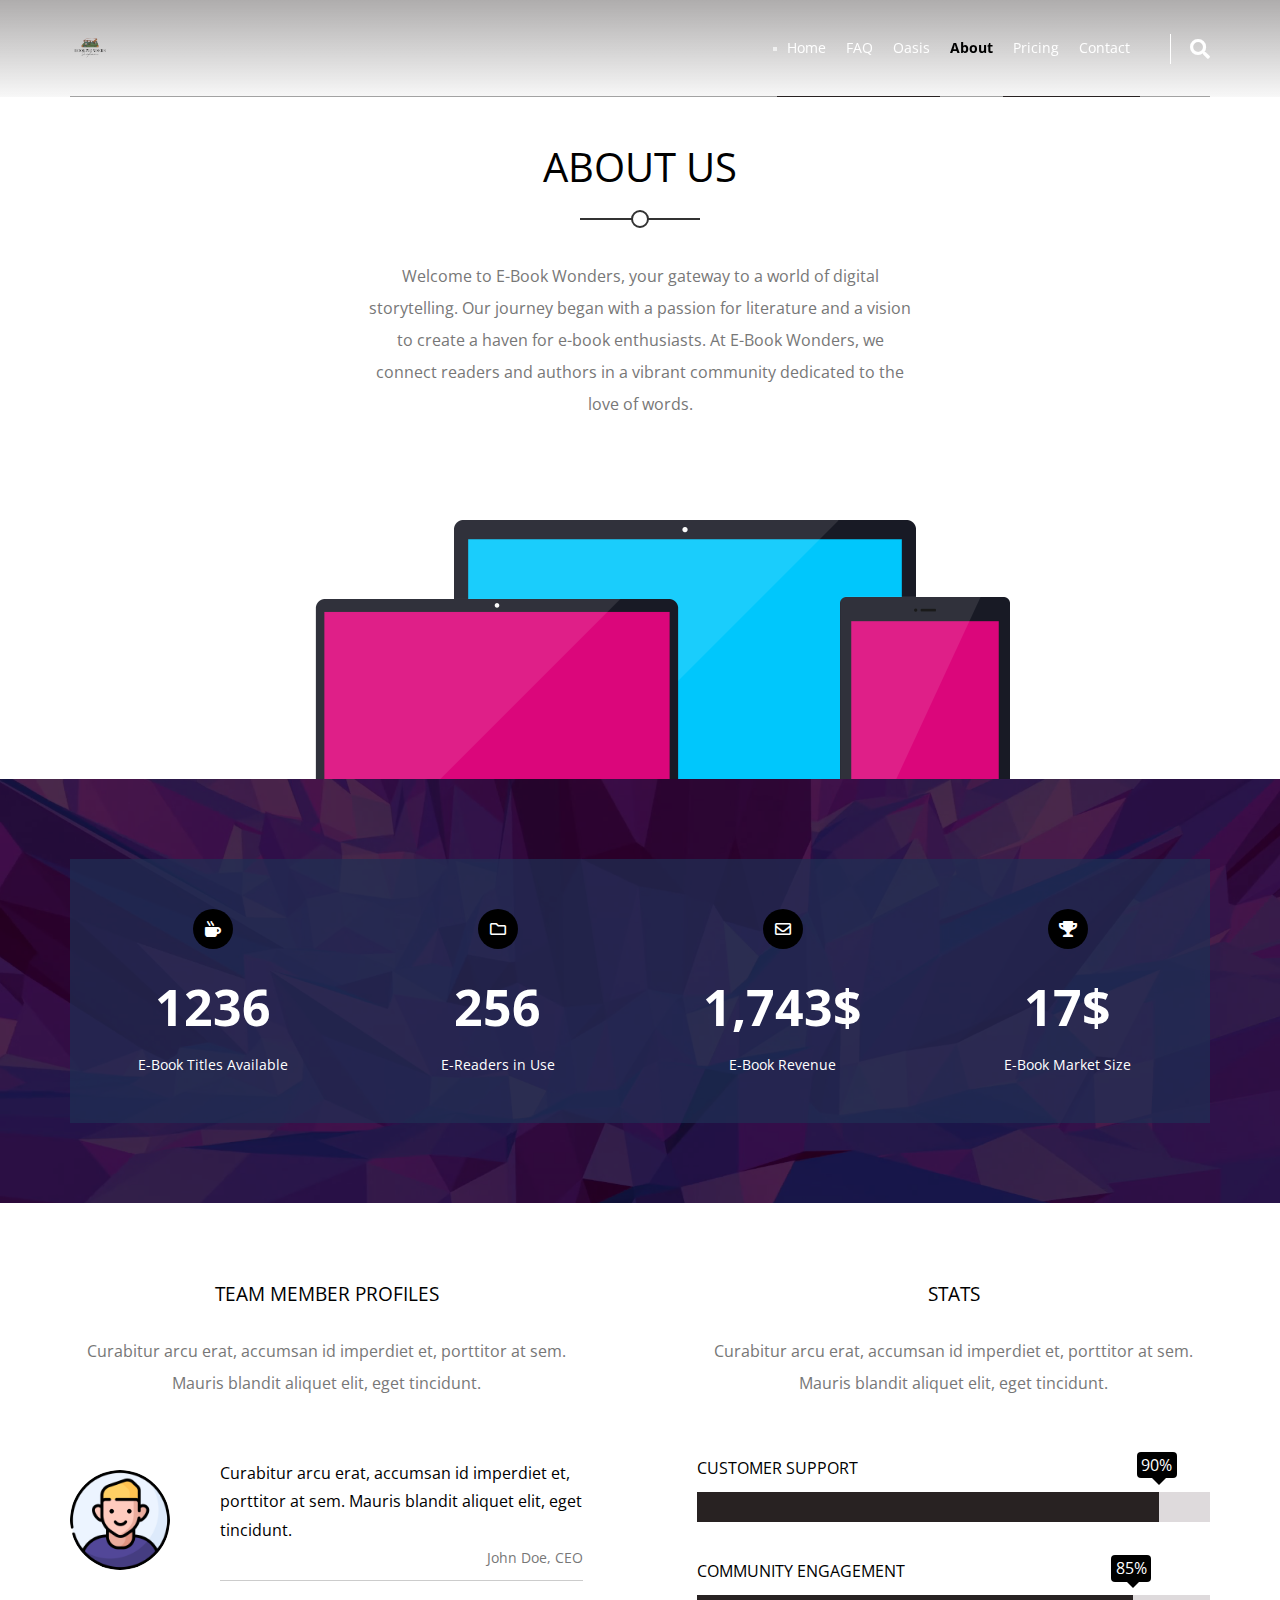
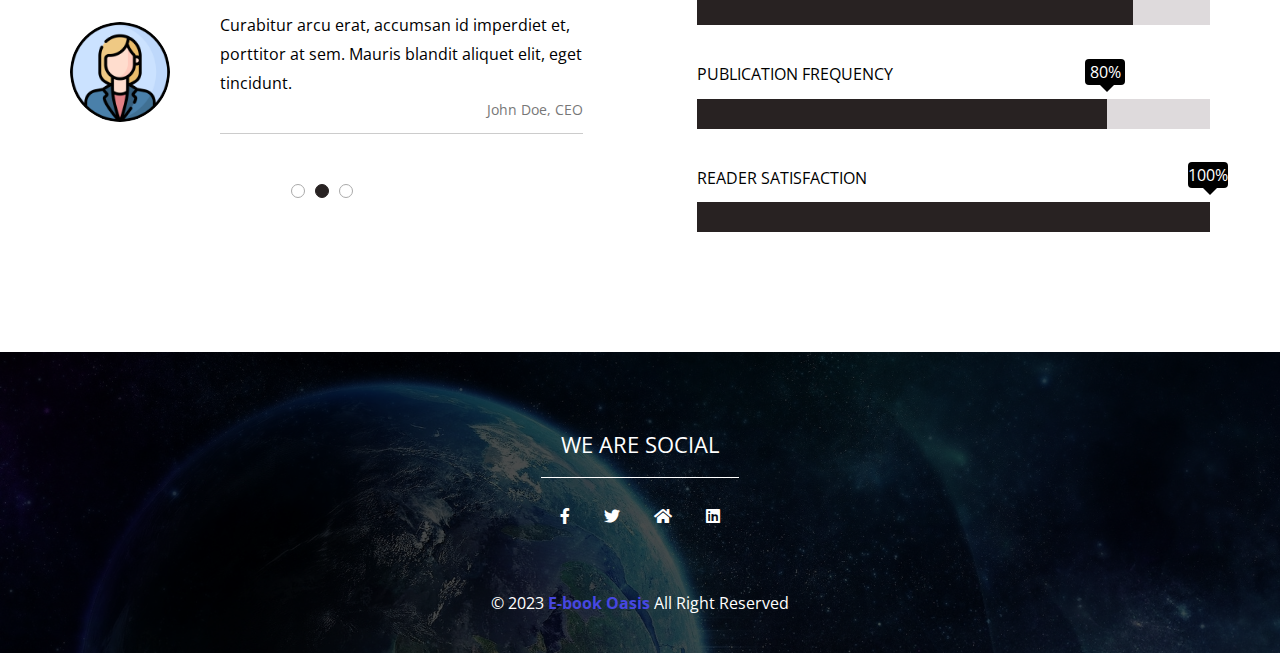
<file: about.html>
<!DOCTYPE html>
<html lang="en">
  <head>
    <meta charset="UTF-8" />
    <meta http-equiv="X-UA-Compatible" content="IE=edge" />
    <meta name="viewport" content="width=device-width, initial-scale=1.0" />
    <title>E-book Oasis</title>
    <link rel="stylesheet" href="css/normalize.css" />
    <link rel="stylesheet" href="css/all.min.css" />
    <link rel="stylesheet" href="css/oasis.css" />
    <link rel="preconnect" href="https://fonts.gstatic.com" />
    <link href="https://fonts.googleapis.com/css2?family=Open+Sans:wght@400;700&display=swap" rel="stylesheet" />
  </head>
  <body>
    <header>
      <div class="container">
        <a href="#" class="logo">
          <img src="images/logo.png" alt="Logo" />
        </a>
        <nav class="navBar">
        
            <button><i class="fas fa-bars toggle-menu"></i></button>
            <div class="links">

              <ul>
                <li><a  class="mark"  href="index.html">Home</a></li>
                <li><a class="mark" href="faq.html">FAQ</a></li>
                <li><a class="mark" href="oasis.html">Oasis</a></li>
                <li><a class="activer" class="mark" href="about.html">About</a></li>
                <li><a class="mark" href="pricing.html">Pricing</a></li>
                <li><a class="mark" href="contact.html">Contact</a></li>
              </ul>
            </div>
          
          <div class="form">
            <i class="fas fa-search"></i>
          </div>
        </nav>
      </div>
    </header>
    <div class="all-ab">
      <div class="about">
        <div class="container">
          <div class="main-heading">
            <h2>About Us</h2>
            <p>
              Welcome to E-Book Wonders, your gateway to a world of digital storytelling. Our journey began with a passion for literature and a vision to create a haven for e-book enthusiasts. At E-Book Wonders, we connect readers and authors in a vibrant community dedicated to the love of words.
            </p>
          </div>
          <img src="images/about.png" alt="" />
        </div>
      </div>
   
      <div class="stats">
        <div class="container">
          <div class="box">
            <i class="fas fa-mug-hot"></i>
            <div class="number">1236</div>
            <p>E-Book Titles Available</p>
          </div>
          <div class="box">
            <i class="far fa-folder"></i>
            <div class="number">256</div>
            <p>E-Readers in Use</p>
          </div>
          <div class="box">
            <i class="far fa-envelope"></i>
            <div class="number">1,743$</div>
            <p>E-Book Revenue</p>
          </div>
          <div class="box">
            <i class="fas fa-trophy"></i>
            <div class="number">17$</div>
            <p>E-Book Market Size</p>
          </div>
        </div>
      </div>
     
      <div class="our-skills">
        <div class="container">
          <div class="testimonials">
            <h3>Team Member Profiles</h3>
            <p>
              Curabitur arcu erat, accumsan id imperdiet et, porttitor at sem. Mauris blandit aliquet elit, eget
              tincidunt.
            </p>
            <div class="content">
              <img src="images/2919906.png" alt="" />
              <div class="text">
                Curabitur arcu erat, accumsan id imperdiet et, porttitor at sem. Mauris blandit aliquet elit, eget
                tincidunt.
                <p>John Doe, CEO</p>
              </div>
            </div>
            <div class="content">
              <img src="images/3135823.png" alt="" />
              <div class="text">
                Curabitur arcu erat, accumsan id imperdiet et, porttitor at sem. Mauris blandit aliquet elit, eget
                tincidunt.
                <p>John Doe, CEO</p>
              </div>
            </div>
            <ul class="bullets">
              <li></li>
              <li class="active"></li>
              <li></li>
            </ul>
          </div>
          <div class="skills">
            <h3>Stats</h3>
            <p>
              Curabitur arcu erat, accumsan id imperdiet et, porttitor at sem. Mauris blandit aliquet elit, eget
              tincidunt.
            </p>
            <div class="prog-holder">
              <h4>Customer Support</h4>
              <div class="prog">
                <span style="width: 90%" data-progress="90%"></span>
              </div>
            </div>
            <div class="prog-holder">
              <h4>Community Engagement</h4>
              <div class="prog">
                <span style="width: 85%" data-progress="85%"></span>
              </div>
            </div>
            <div class="prog-holder">
              <h4>Publication Frequency</h4>
              <div class="prog">
                <span style="width: 80%" data-progress="80%"></span>
              </div>
            </div>
            <div class="prog-holder">
              <h4>Reader Satisfaction</h4>
              <div class="prog">
                <span style="width: 100%" data-progress="100%"></span>
              </div>
            </div>
          </div>
        </div>
      </div>

    </div>
  
    
    <div class="footer">
      <div class="container">
        <p>We Are Social</p>
        <div class="social-icons">
          <i class="fab fa-facebook-f"></i>
          <i class="fab fa-twitter"></i>
          <i class="fas fa-home"></i>
          <i class="fab fa-linkedin"></i>
        </div>
        <p class="copyright">&copy; 2023 <span style="color: rgb(71, 71, 225);">E-book Oasis</span> All Right Reserved</p>

      </div>
    </div>
    <script src="main.js"></script>

  </body>
</html>
</file>
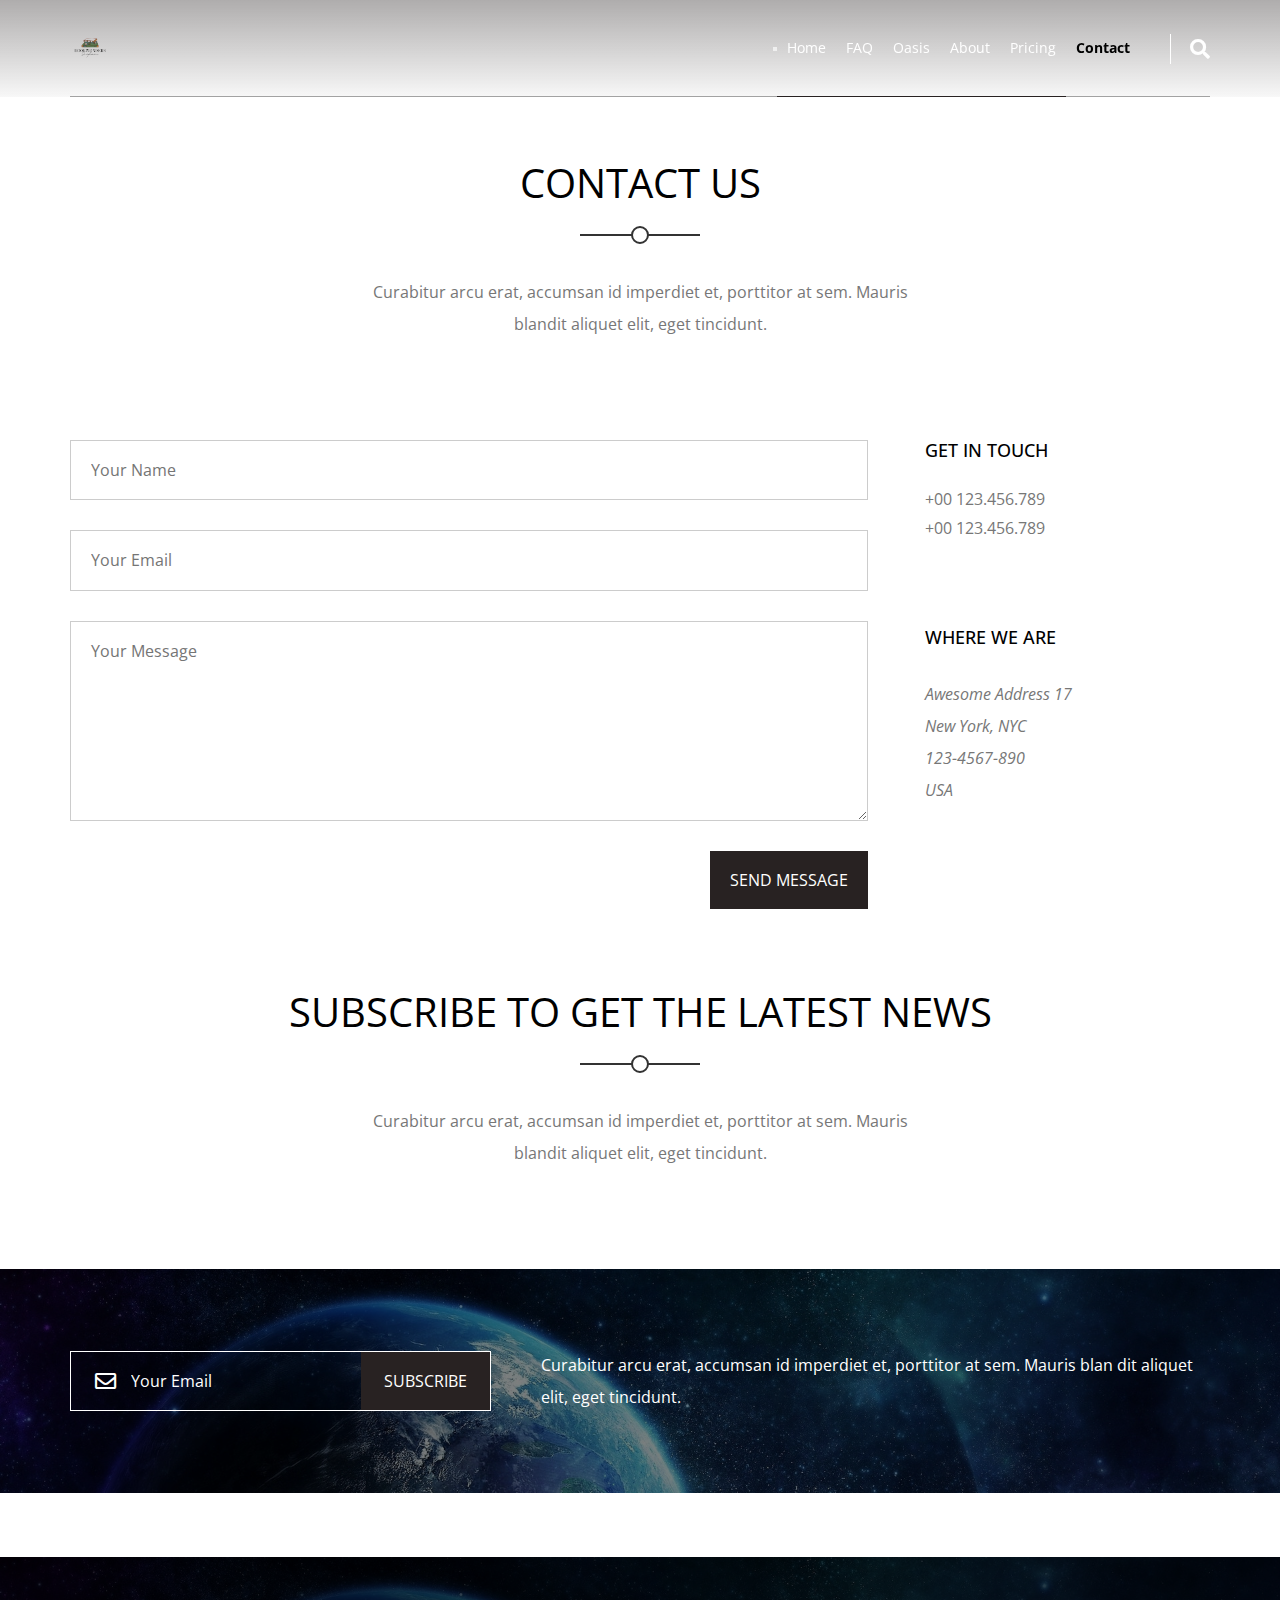
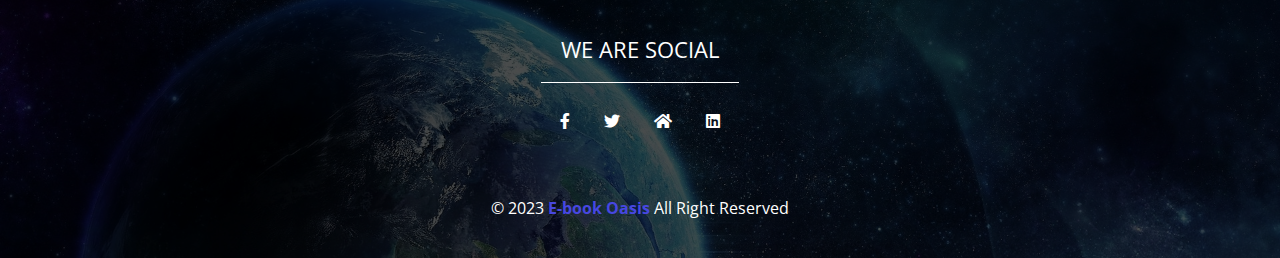
<file: contact.html>
<!DOCTYPE html>
<html lang="en">
  <head>
    <meta charset="UTF-8" />
    <meta http-equiv="X-UA-Compatible" content="IE=edge" />
    <meta name="viewport" content="width=device-width, initial-scale=1.0" />
    <title>E-book Oasis</title>
    <link rel="stylesheet" href="css/normalize.css" />
    <link rel="stylesheet" href="css/all.min.css" />
 
    <link rel="stylesheet" href="css/oasis.css" />
 
    <link rel="preconnect" href="https://fonts.gstatic.com" />
    <link href="https://fonts.googleapis.com/css2?family=Open+Sans:wght@400;700&display=swap" rel="stylesheet" />
  </head>
  <body>
    
    <header>
      <div class="container">
        <a href="#" class="logo">
          <img src="images/logo.png" alt="Logo" />
        </a>
        <nav class="navBar">
        
            <button><i class="fas fa-bars toggle-menu"></i></button>
            <div class="links">

              <ul>
                <li><a  class="mark"  href="index.html">Home</a></li>
                <li><a class="mark" href="faq.html">FAQ</a></li>
                <li><a class="mark" href="oasis.html">Oasis</a></li>
                <li><a  class="mark" href="about.html">About</a></li>
                <li><a class="mark" href="pricing.html">Pricing</a></li>
                <li><a class="activer" class="mark" href="contact.html">Contact</a></li>
              </ul>
            </div>
          
          <div class="form">
            <i class="fas fa-search"></i>
          </div>
        </nav>
      </div>
    </header>
  
  
    <div class="contact">
      <div class="container">
        <div class="main-heading">
          <h2>Contact Us</h2>
          <p>
            Curabitur arcu erat, accumsan id imperdiet et, porttitor at sem. Mauris blandit aliquet elit, eget
            tincidunt.
          </p>
        </div>
        <div class="content">
          <form action="" id="register">
            <input class="main-input" type="text" id="name" name="name" placeholder="Your Name" />
            <input class="main-input" type="email" id="mail" name="mail" placeholder="Your Email" />
            <textarea class="main-input" name="message" placeholder="Your Message"></textarea>
            <input type="submit" value="Send Message" />
          </form>
          <div class="info">
            <h4>Get In Touch</h4>
            <span class="phone">+00 123.456.789</span>
            <span class="phone">+00 123.456.789</span>
            <h4>Where We Are</h4>
            <address>Awesome Address 17<br />New York, NYC<br />123-4567-890<br />USA</address>
          </div>
        </div>
      </div>
    </div>

    <div class="main-heading">
      <h2>Subscribe To Get The Latest News</h2>
      <p>
        Curabitur arcu erat, accumsan id imperdiet et, porttitor at sem. Mauris blandit aliquet elit, eget
        tincidunt.
      </p>
    </div>
    <div class="subscribe">
      <div class="container">
        <form action="">
          <i class="far fa-envelope fa-lg"></i>
          <input type="email" name="mail" placeholder="Your Email" />
          <input type="submit" value="Subscribe" />
        </form>
        <p>
          Curabitur arcu erat, accumsan id imperdiet et, porttitor at sem. Mauris blan dit aliquet elit, eget tincidunt.
        </p>
      </div>
    </div>
  
    <div class="footer">
      <div class="container">
        <p>We Are Social</p>
        <div class="social-icons">
          <i class="fab fa-facebook-f"></i>
          <i class="fab fa-twitter"></i>
          <i class="fas fa-home"></i>
          <i class="fab fa-linkedin"></i>
        </div>
        <p class="copyright">&copy; 2023 <span style="color: rgb(71, 71, 225);">E-book Oasis</span> All Right Reserved</p>

      </div>
    </div>
    <script src="main.js"></script>

  </body>
</html>
</file>
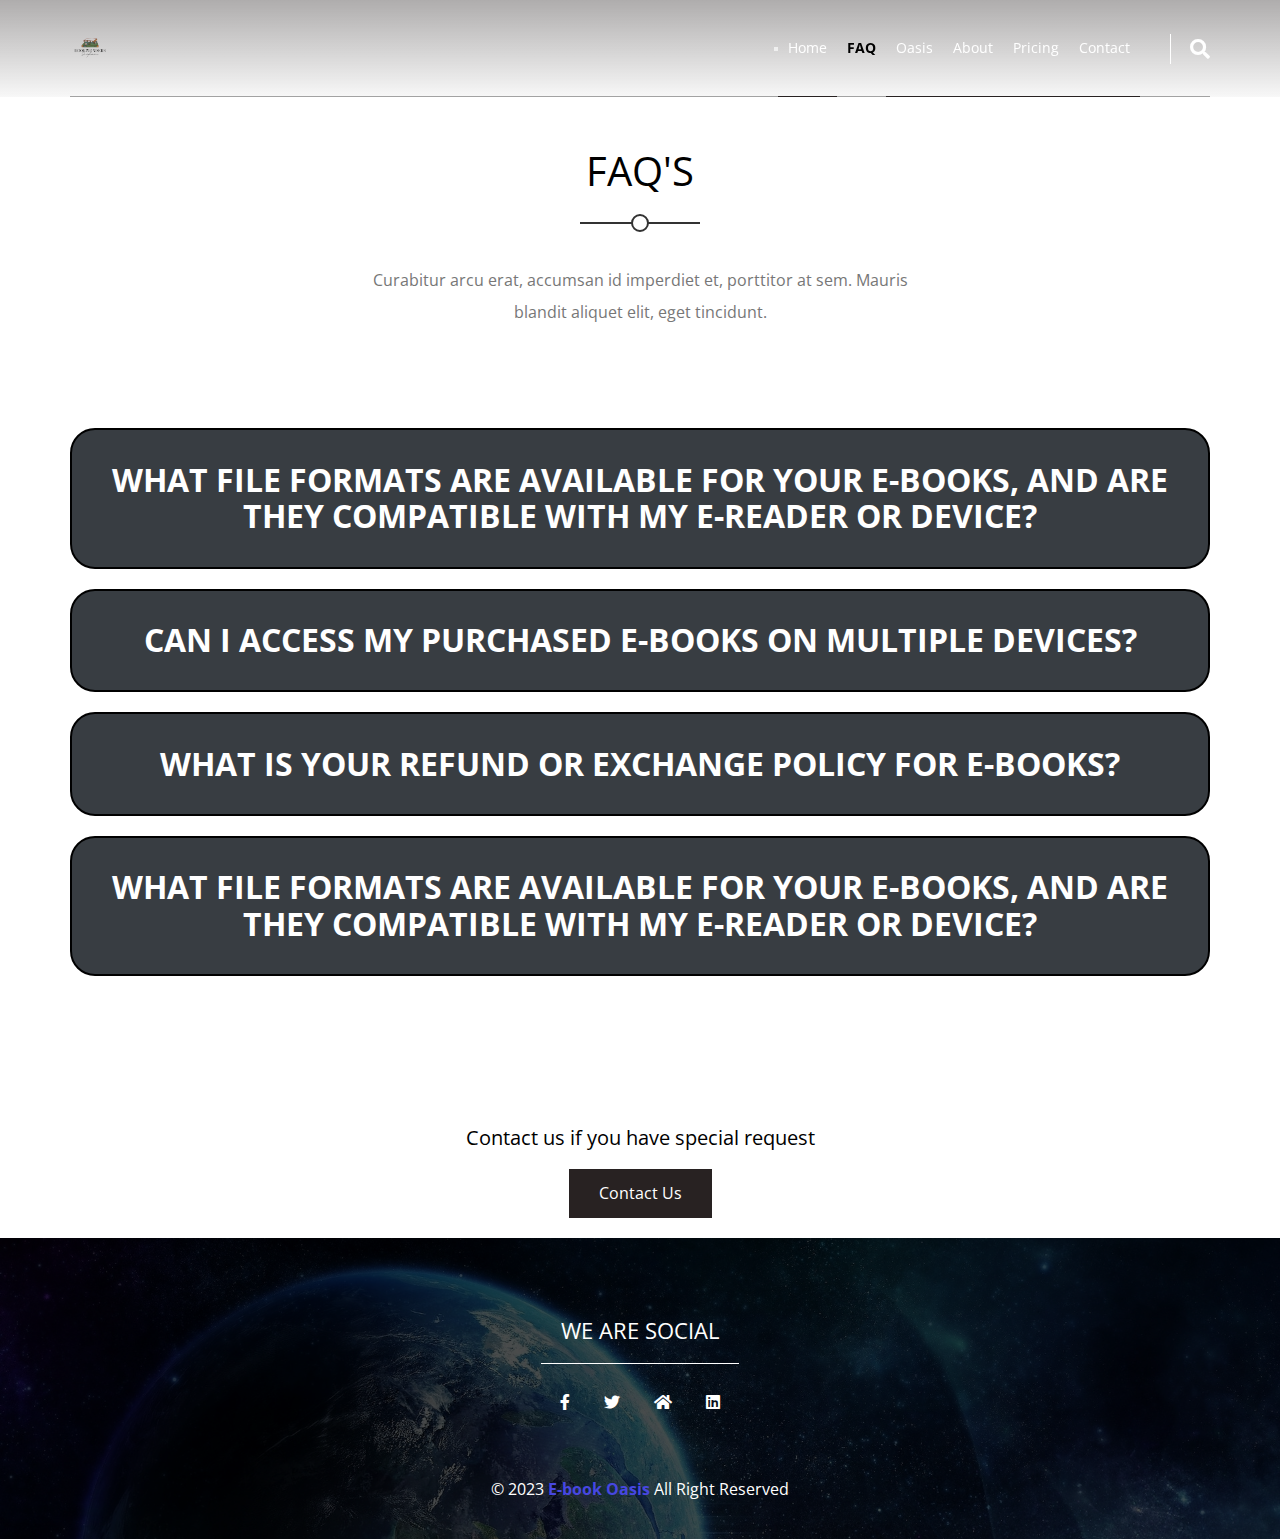
<file: faq.html>
<!DOCTYPE html>
<html lang="en">
  <head>
    <meta charset="UTF-8" />
    <meta http-equiv="X-UA-Compatible" content="IE=edge" />
    <meta name="viewport" content="width=device-width, initial-scale=1.0" />
    <title>E-book Oasis</title>

    <link rel="stylesheet" href="css/normalize.css" />

    <link rel="stylesheet" href="css/all.min.css" />

    <link rel="stylesheet" href="css/oasis.css" />

    <link rel="preconnect" href="https://fonts.gstatic.com" />
    <link href="https://fonts.googleapis.com/css2?family=Open+Sans:wght@400;700&display=swap" rel="stylesheet" />
  </head>
  <body>

    <header>
      <div class="container">
        <a href="#" class="logo">
          <img src="images/logo.png" alt="Logo" />
        </a>
        <nav class="navBar">
        
            <button><i class="fas fa-bars toggle-menu"></i></button>
            <div class="links">

              <ul>
                <li><a  class="mark"  href="index.html">Home</a></li>
                <li><a class="activer" class="mark" href="faq.html">FAQ</a></li>
                <li><a class="mark" href="oasis.html">Oasis</a></li>
                <li><a  class="mark" href="about.html">About</a></li>
                <li><a class="mark" href="pricing.html">Pricing</a></li>
                <li><a class="mark" href="contact.html">Contact</a></li>
              </ul>
            </div>
          
          <div class="form">
            <i class="fas fa-search"></i>
          </div>
        </nav>
      </div>
    </header>

    <section id="faq">
      <div class="quest-cont">
        <div class="container">
          <div class="main-heading">
            <h2>FAQ's</h2>
            <p>
              Curabitur arcu erat, accumsan id imperdiet et, porttitor at sem. Mauris blandit aliquet elit, eget
              tincidunt.
            </p>
          </div>
            <div class="questions-container">
  
                <div class="question">
                    <div class="title">
                        <h1>What file formats are available for your e-books, and are they compatible with my e-reader or device?</h1>
                    </div>
                    <div class="reponse">
                        <p>Lorem ipsum dolor, sit amet consectetur adipisicing elit. Et ut praesentium pariatur magnam, ad assumenda consectetur voluptatum labore voluptate hic ab incidunt quasi, tempore tenetur.</p>
                    </div>
                </div>
  
                <div class="question">
                    <div class="title">
                        <h1>Can I access my purchased e-books on multiple devices?</h1>
                    </div>
                    <div class="reponse">
                        <p>Lorem ipsum dolor, sit amet consectetur adipisicing elit. Et ut praesentium pariatur magnam, ad assumenda consectetur voluptatum labore voluptate hic ab incidunt quasi, tempore tenetur.</p>
                    </div>
                </div>
  
                <div class="question">
                    <div class="title">
                        <h1>What is your refund or exchange policy for e-books?</h1>
                    </div>
                    <div class="reponse">
                        <p>Lorem ipsum dolor, sit amet consectetur adipisicing elit. Et ut praesentium pariatur magnam, ad assumenda consectetur voluptatum labore voluptate hic ab incidunt quasi, tempore tenetur.</p>
                    </div>
                </div>

                <div class="question">
                  <div class="title">
                      <h1>What file formats are available for your e-books, and are they compatible with my e-reader or device?</h1>
                  </div>
                  <div class="reponse">
                      <p>Lorem ipsum dolor, sit amet consectetur adipisicing elit. Et ut praesentium pariatur magnam, ad assumenda consectetur voluptatum labore voluptate hic ab incidunt quasi, tempore tenetur.</p>
                  </div>
              </div>
  
    
                
    
            </div>
  
            <p class="contact-text">Contact us if you have special request</p>
            <a href="#" class="contact-link">Contact Us</a>
        </div>
      </div>
     
      
  </section>
   
    <div class="footer">
      <div class="container">
        <p>We Are Social</p>
        <div class="social-icons">
          <i class="fab fa-facebook-f"></i>
          <i class="fab fa-twitter"></i>
          <i class="fas fa-home"></i>
          <i class="fab fa-linkedin"></i>
        </div>
        <p class="copyright">&copy; 2023 <span style="color: rgb(71, 71, 225);">E-book Oasis</span> All Right Reserved</p>
      </div>
    </div>
    <script src="main.js"></script>
  </body>
</html>
</file>
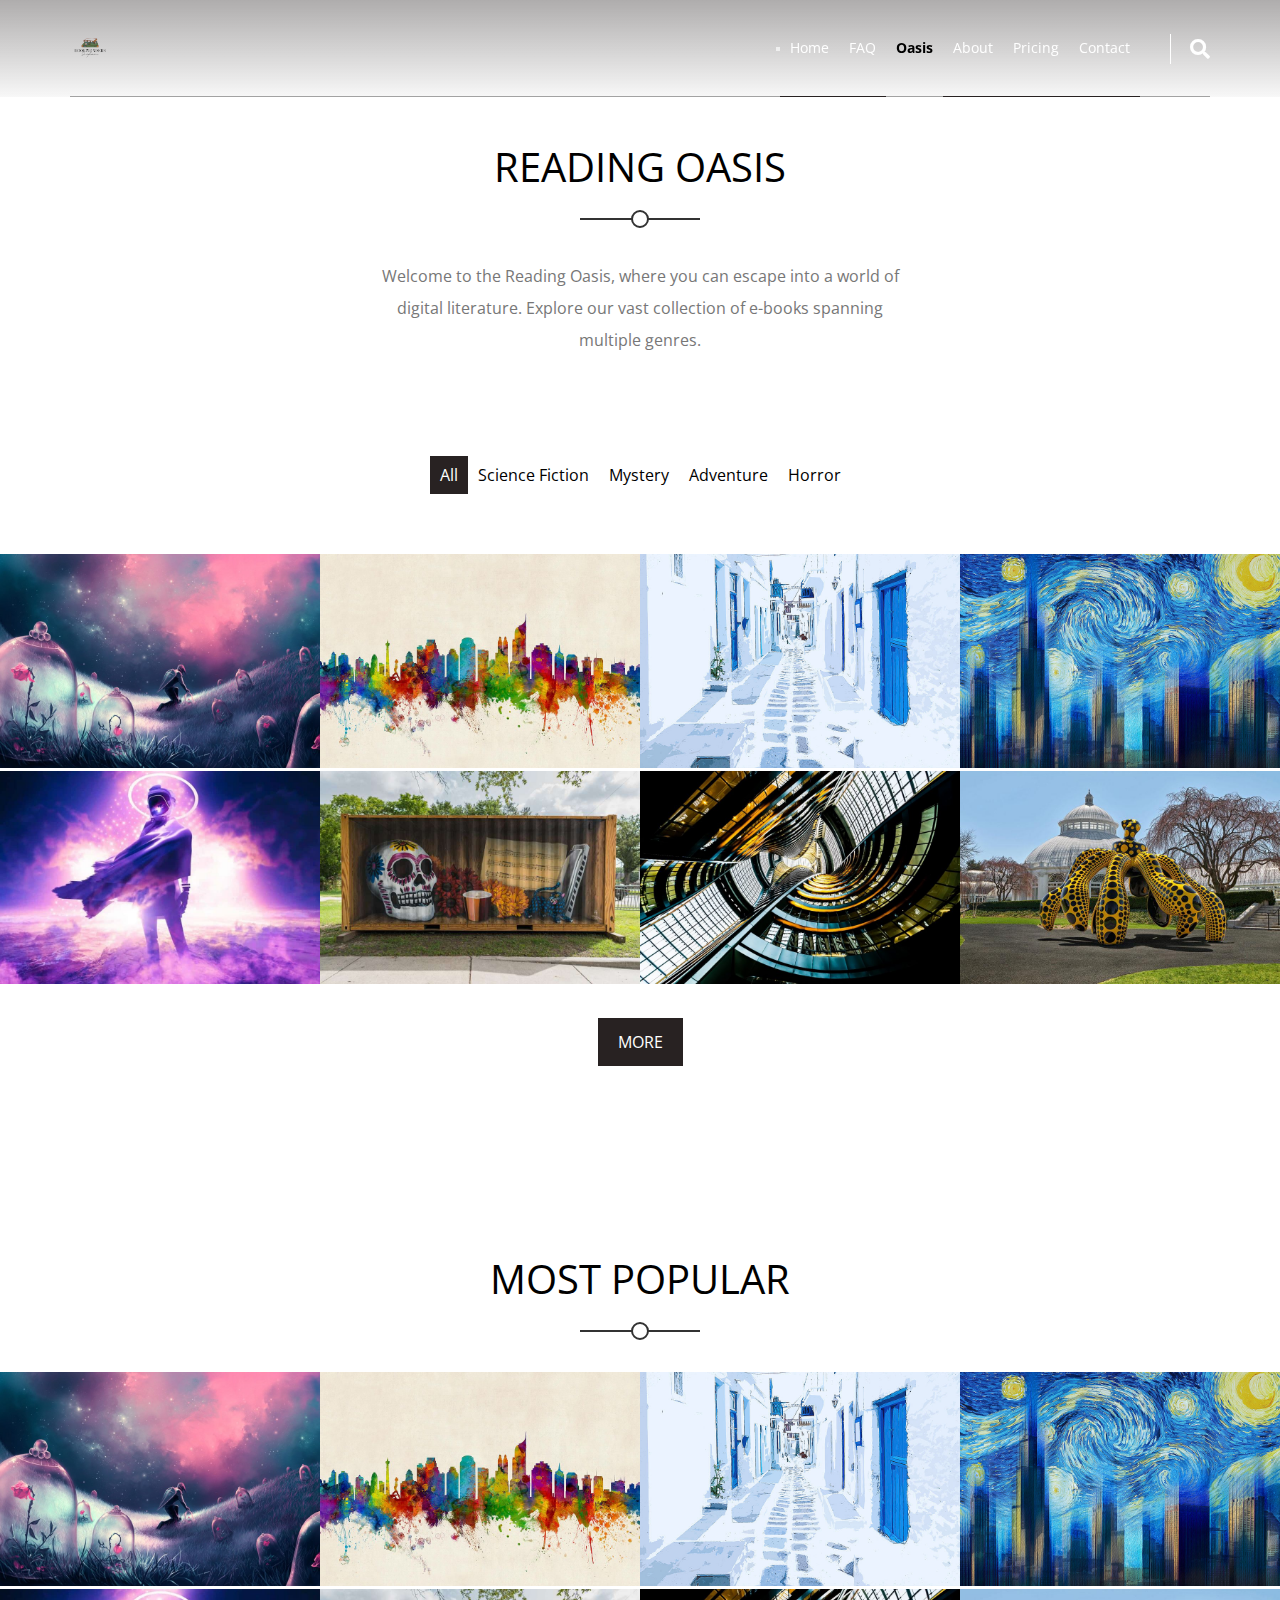
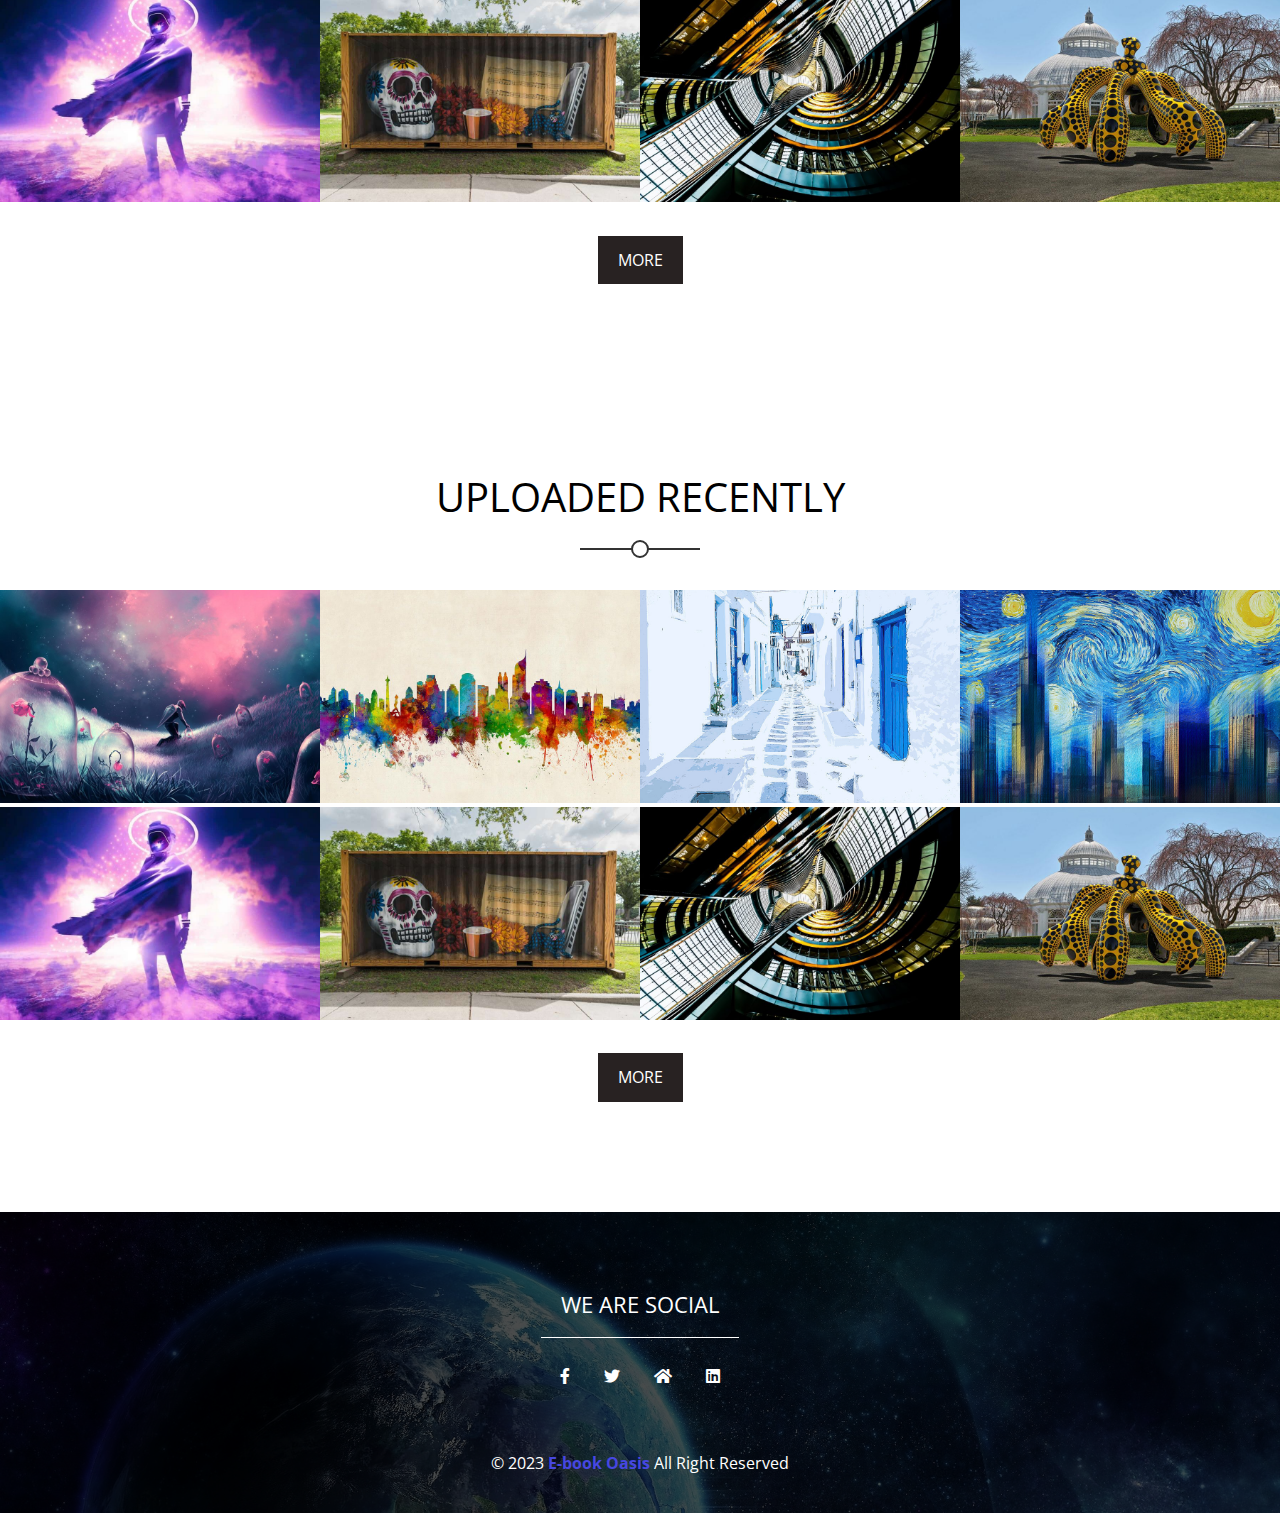
<file: oasis.html>
<!DOCTYPE html>
<html lang="en">
  <head>
    <meta charset="UTF-8" />
    <meta http-equiv="X-UA-Compatible" content="IE=edge" />
    <meta name="viewport" content="width=device-width, initial-scale=1.0" />
    <title>E-book Oasis</title>
    <link rel="stylesheet" href="css/normalize.css" />
    <link rel="stylesheet" href="css/all.min.css" />
    <link rel="stylesheet" href="css/oasis.css" />
    <link rel="preconnect" href="https://fonts.gstatic.com" />
    <link href="https://fonts.googleapis.com/css2?family=Open+Sans:wght@400;700&display=swap" rel="stylesheet" />
  </head>
  <body>

    <header>
      <div class="container">
        <a href="#" class="logo">
          <img src="images/logo.png" alt="Logo" />
        </a>
        <nav class="navBar">
        
            <button><i class="fas fa-bars toggle-menu"></i></button>
            <div class="links">

              <ul>
                <li><a  class="mark"  href="index.html">Home</a></li>
                <li><a class="mark" href="faq.html">FAQ</a></li>
                <li><a class="activer" class="mark" href="oasis.html">Oasis</a></li>
                <li><a class="mark" href="about.html">About</a></li>
                <li><a class="mark" href="pricing.html">Pricing</a></li>
                <li><a class="mark" href="contact.html">Contact</a></li>
              </ul>
            </div>
          
          <div class="form">
            <i class="fas fa-search"></i>
          </div>
        </nav>
      </div>
    </header>

    <div class="all-oa">
      <div class="oasis">
        <div class="container">
          <div class="main-heading">
            <h2>Reading Oasis</h2>
            <p>
              Welcome to the Reading Oasis, where you can escape into a world of digital literature. Explore our vast collection of e-books spanning multiple genres.
            </p>
          </div>
          <ul class="shuffle">
            <li class="active">All</li>
            <li>Science Fiction</li>
            <li>Mystery</li>
            <li>Adventure</li>
            <li>Horror</li>
          </ul>
        </div>
        <div class="imgs-container">
          <div class="box">
            <img src="images/shuffle-01.jpg" alt="" />
            <div class="caption">
              <h4>Book1</h4>
              <p>Photography</p>
            </div>
          </div>
          <div class="box">
            <img src="images/shuffle-02.jpg" alt="" />
            <div class="caption">
              <h4>Book2</h4>
              <p>Photography</p>
            </div>
          </div>
          <div class="box">
            <img src="images/shuffle-03.jpg" alt="" />
            <div class="caption">
              <h4>Book3</h4>
              <p>Photography</p>
            </div>
          </div>
          <div class="box">
            <img src="images/shuffle-04.jpg" alt="" />
            <div class="caption">
              <h4>Book4</h4>
              <p>Photography</p>
            </div>
          </div>
          <div class="box">
            <img src="images/shuffle-05.jpg" alt="" />
            <div class="caption">
              <h4>Book5</h4>
              <p>Photography</p>
            </div>
          </div>
          <div class="box">
            <img src="images/shuffle-06.jpg" alt="" />
            <div class="caption">
              <h4>Book6</h4>
              <p>Photography</p>
            </div>
          </div>
          <div class="box">
            <img src="images/shuffle-07.jpg" alt="" />
            <div class="caption">
              <h4>Book7</h4>
              <p>Photography</p>
            </div>
          </div>
          <div class="box">
            <img src="images/shuffle-08.jpg" alt="" />
            <div class="caption">
              <h4>Book8</h4>
              <p>Photography</p>
            </div>
          </div>
        </div>
        <a href="#" class="more">More</a>
      </div>
      <div class="oasis">
          <div class="container">
            <div class="main-heading">
              <h2>Most Popular</h2>
            </div>
          </div>
          <div class="imgs-container">
            <div class="box">
              <img src="images/shuffle-01.jpg" alt="" />
              <div class="caption">
                <h4>Awesome Image</h4>
                <p>Photography</p>
              </div>
            </div>
            <div class="box">
              <img src="images/shuffle-02.jpg" alt="" />
              <div class="caption">
                <h4>Awesome Image</h4>
                <p>Photography</p>
              </div>
            </div>
            <div class="box">
              <img src="images/shuffle-03.jpg" alt="" />
              <div class="caption">
                <h4>Awesome Image</h4>
                <p>Photography</p>
              </div>
            </div>
            <div class="box">
              <img src="images/shuffle-04.jpg" alt="" />
              <div class="caption">
                <h4>Awesome Image</h4>
                <p>Photography</p>
              </div>
            </div>
            <div class="box">
              <img src="images/shuffle-05.jpg" alt="" />
              <div class="caption">
                <h4>Awesome Image</h4>
                <p>Photography</p>
              </div>
            </div>
            <div class="box">
              <img src="images/shuffle-06.jpg" alt="" />
              <div class="caption">
                <h4>Awesome Image</h4>
                <p>Photography</p>
              </div>
            </div>
            <div class="box">
              <img src="images/shuffle-07.jpg" alt="" />
              <div class="caption">
                <h4>Awesome Image</h4>
                <p>Photography</p>
              </div>
            </div>
            <div class="box">
              <img src="images/shuffle-08.jpg" alt="" />
              <div class="caption">
                <h4>Awesome Image</h4>
                <p>Photography</p>
              </div>
            </div>
          </div>
          <a href="#" class="more">More</a>
        </div>
        <div class="oasis">
          <div class="container">
            <div class="main-heading">
              <h2>Uploaded Recently</h2>
            </div>
          </div>
          <div class="imgs-container">
            <div class="box">
              <img src="images/shuffle-01.jpg" alt="" />
              <div class="caption">
                <h4>Awesome Image</h4>
                <p>Photography</p>
              </div>
            </div>
            <div class="box">
              <img src="images/shuffle-02.jpg" alt="" />
              <div class="caption">
                <h4>Awesome Image</h4>
                <p>Photography</p>
              </div>
            </div>
            <div class="box">
              <img src="images/shuffle-03.jpg" alt="" />
              <div class="caption">
                <h4>Awesome Image</h4>
                <p>Photography</p>
              </div>
            </div>
            <div class="box">
              <img src="images/shuffle-04.jpg" alt="" />
              <div class="caption">
                <h4>Awesome Image</h4>
                <p>Photography</p>
              </div>
            </div>
            <div class="box">
              <img src="images/shuffle-05.jpg" alt="" />
              <div class="caption">
                <h4>Awesome Image</h4>
                <p>Photography</p>
              </div>
            </div>
            <div class="box">
              <img src="images/shuffle-06.jpg" alt="" />
              <div class="caption">
                <h4>Awesome Image</h4>
                <p>Photography</p>
              </div>
            </div>
            <div class="box">
              <img src="images/shuffle-07.jpg" alt="" />
              <div class="caption">
                <h4>Awesome Image</h4>
                <p>Photography</p>
              </div>
            </div>
            <div class="box">
              <img src="images/shuffle-08.jpg" alt="" />
              <div class="caption">
                <h4>Awesome Image</h4>
                <p>Photography</p>
              </div>
            </div>
          </div>
          <a href="#" class="more">More</a>
        </div>

    </div>
   
 
    <div class="footer">
      <div class="container">
        <p>We Are Social</p>
        <div class="social-icons">
          <i class="fab fa-facebook-f"></i>
          <i class="fab fa-twitter"></i>
          <i class="fas fa-home"></i>
          <i class="fab fa-linkedin"></i>
        </div>
        <p class="copyright">&copy; 2023 <span style="color: rgb(71, 71, 225);">E-book Oasis</span> All Right Reserved</p>

      </div>
    </div>
    <script src="main.js"></script>

  </body>
</html>
</file>
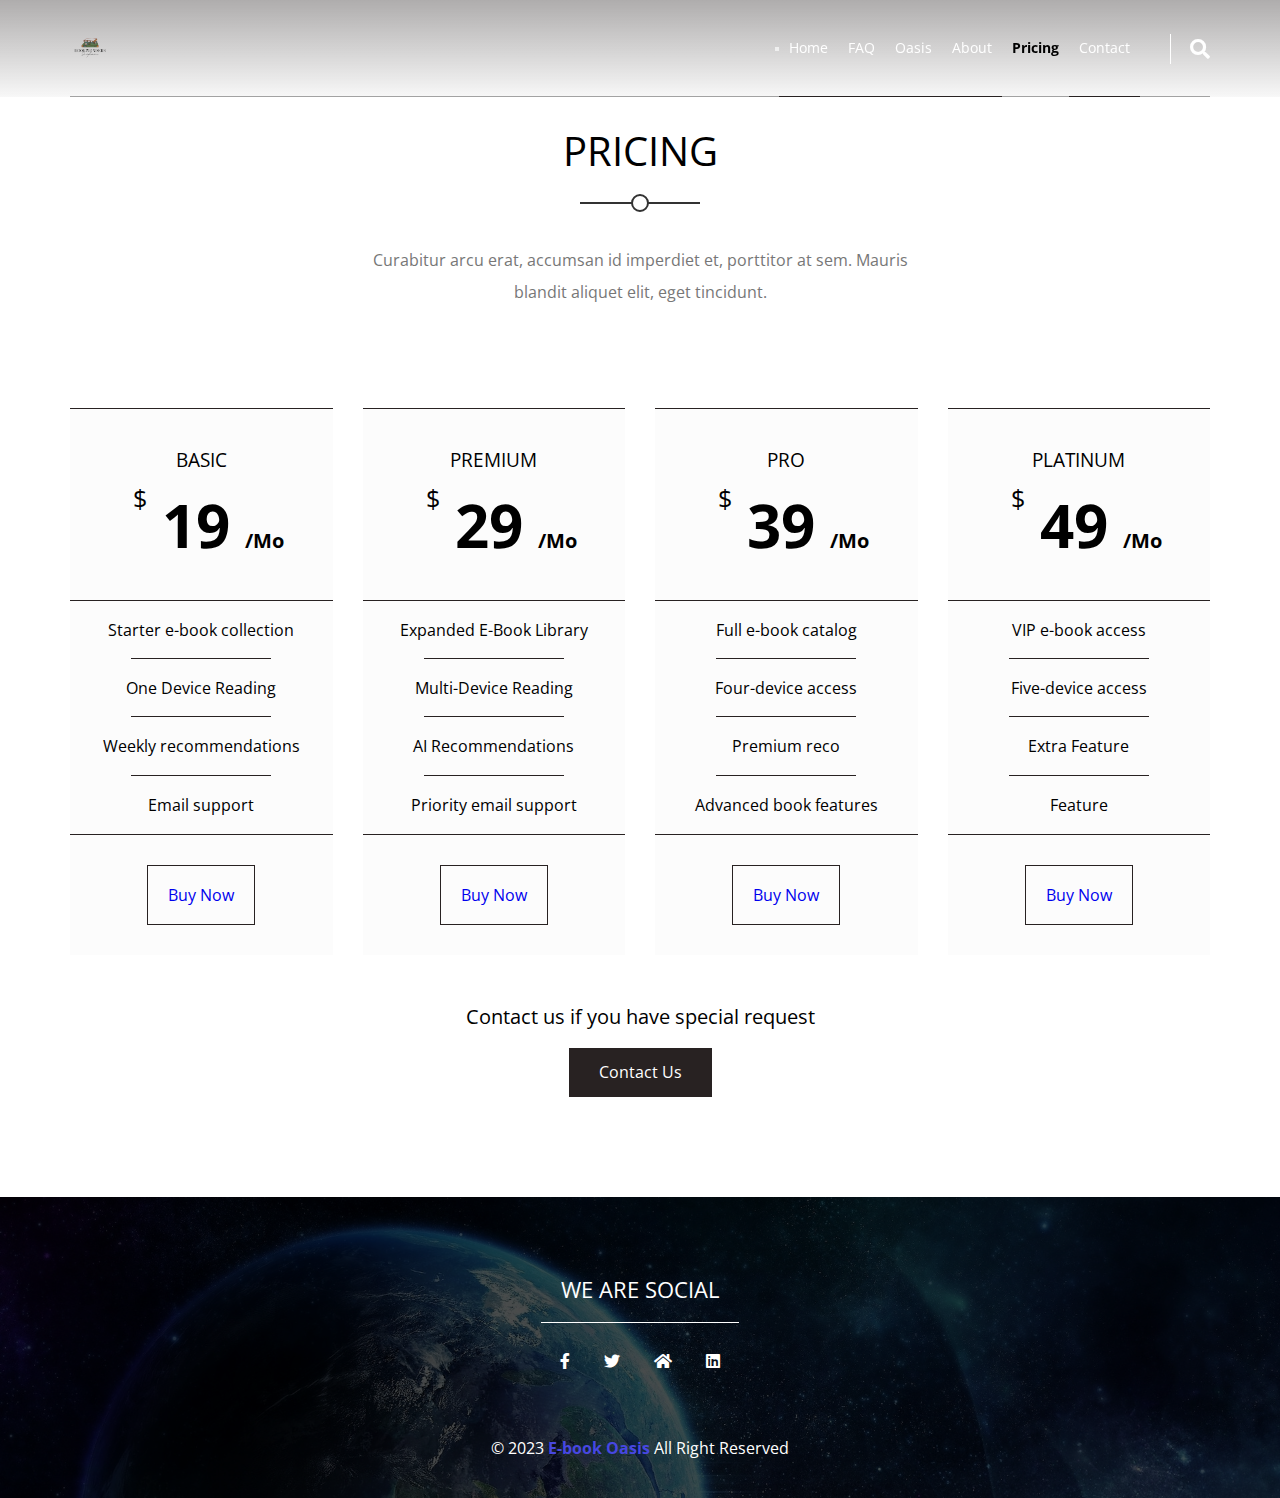
<file: pricing.html>
<!DOCTYPE html>
<html lang="en">
  <head>
    <meta charset="UTF-8" />
    <meta http-equiv="X-UA-Compatible" content="IE=edge" />
    <meta name="viewport" content="width=device-width, initial-scale=1.0" />
    <title>E-book Oasis</title>
    <link rel="stylesheet" href="css/normalize.css" />
    <link rel="stylesheet" href="css/all.min.css" />
    <link rel="stylesheet" href="css/oasis.css" />
    <link rel="preconnect" href="https://fonts.gstatic.com" />
    <link href="https://fonts.googleapis.com/css2?family=Open+Sans:wght@400;700&display=swap" rel="stylesheet" />
  </head>
  <body>
    <header>
      <div class="container">
        <a href="#" class="logo">
          <img src="images/logo.png" alt="Logo" />
        </a>
        <nav class="navBar">
        
            <button><i class="fas fa-bars toggle-menu"></i></button>
            <div class="links">

              <ul>
                <li><a  class="mark"  href="index.html">Home</a></li>
                <li><a class="mark" href="faq.html">FAQ</a></li>
                <li><a  class="mark" href="oasis.html">Oasis</a></li>
                <li><a class="mark" href="about.html">About</a></li>
                <li><a class="activer" class="mark" href="pricing.html">Pricing</a></li>
                <li><a class="mark" href="contact.html">Contact</a></li>
              </ul>
            </div>
          
          <div class="form">
            <i class="fas fa-search"></i>
          </div>
        </nav>
      </div>
    </header>

    <div class="pricing">
      <div class="container">
        <div class="main-heading">
          <h2>Pricing</h2>
          <p>
            Curabitur arcu erat, accumsan id imperdiet et, porttitor at sem. Mauris blandit aliquet elit, eget
            tincidunt.
          </p>
        </div>
        <div class="plans">
          <div class="plan">
            <div class="head">
              <h3>Basic</h3>
              <span>19</span>
            </div>
            <ul>
              <li>Starter e-book collection</li>
              <li>One Device Reading</li>
              <li>Weekly recommendations</li>
              <li>Email support</li>
            </ul>
            <div class="foot">
              <a href="#">Buy Now</a>
            </div>
          </div>
          <div class="plan">
            <div class="head">
              <h3>Premium</h3>
              <span>29</span>
            </div>
            <ul>
              <li>Expanded E-Book Library</li>
              <li>Multi-Device Reading</li>
              <li>AI Recommendations</li>
              <li>Priority email support</li>
            </ul>
            <div class="foot">
              <a href="#">Buy Now</a>
            </div>
          </div>
          <div class="plan">
            <div class="head">
              <h3>Pro</h3>
              <span>39</span>
            </div>
            <ul>
              <li>Full e-book catalog</li>
              <li>Four-device access</li>
              <li>Premium reco</li>
              <li>Advanced book features</li>
            </ul>
            <div class="foot">
              <a href="#">Buy Now</a>
            </div>
          </div>
          <div class="plan">
            <div class="head">
              <h3>Platinum</h3>
              <span>49</span>
            </div>
            <ul>
              
              <li>VIP e-book access</li>
              <li>Five-device access</li>
              <li>Extra Feature</li>
              <li>Feature</li>
            </ul>
            <div class="foot">
              <a href="#">Buy Now</a>
            </div>
          </div>
        </div>
        <p class="contact-text">Contact us if you have special request</p>
        <a href="#" class="contact-link">Contact Us</a>
      </div>
    </div>
   
    <div class="footer">
      <div class="container">
        <p>We Are Social</p>
        <div class="social-icons">
          <i class="fab fa-facebook-f"></i>
          <i class="fab fa-twitter"></i>
          <i class="fas fa-home"></i>
          <i class="fab fa-linkedin"></i>
        </div>
        <p class="copyright">&copy; 2023 <span style="color: rgb(71, 71, 225);">E-book Oasis</span> All Right Reserved</p>

      </div>
    </div>
    <script src="main.js"></script>

  </body>
</html>
</file>
<file: css/oasis.css>
/* Start Variables */
:root {
  --main-color: #282222;
  --transparent-color: rgba(31, 47, 84, 0.7);
  --section-padding: 80px;
}
/* End Variables */
/* Start Global Rules */
* {
  -webkit-box-sizing: border-box;
  -moz-box-sizing: border-box;
  box-sizing: border-box;
  padding: 0;
  margin: 0;
}
html {
  scroll-behavior: smooth;
}
body {
  font-family: "Open Sans", sans-serif;
}
ul {
  list-style: none;
}
.container {
  padding-left: 15px;
  padding-right: 15px;
  margin-left: auto;
  margin-right: auto;
}

@media (min-width: 768px) {
  .container {
    width: 750px;
  }
}

@media (min-width: 992px) {
  .container {
    width: 970px;
  }
}

@media (min-width: 1200px) {
  .container {
    width: 1170px;
  }
}
/* End Global Rules */
/* Start Components */
.main-heading {
  text-align: center;
}
.main-heading h2 {
  font-weight: normal;
  font-size: 40px;
  position: relative;
  margin-bottom: 70px;
  text-transform: uppercase;
}
.main-heading h2::before {
  content: "";
  position: absolute;
  left: 50%;
  transform: translateX(-50%);
  height: 2px;
  background-color: #333;
  bottom: -30px;
  width: 120px;
}
.main-heading h2::after {
  content: "";
  position: absolute;
  left: 50%;
  transform: translateX(-50%);
  width: 14px;
  height: 14px;
  border-radius: 50%;
  border: 2px solid #333;
  bottom: -38px;
  background-color: white;
}
.main-heading p {
  width: 550px;
  margin: 0 auto 100px;
  max-width: 100%;
  line-height: 2;
  color: #777;
}
/* End Components */
/* Start Header */
header {
  position: fixed;
  background:linear-gradient(#5e5a5a7f,#dddddd38);
  left: 0;
  width: 100%;
  z-index: 2;
}
header .container {
  display: flex;
  justify-content: space-between;
  align-items: center;
  position: relative;
  min-height: 97px;
}
header .container::after {
  content: "";
  position: absolute;
  height: 1px;
  background-color: #a2a2a2;
  bottom: 0;
  width: calc(100% - 30px);
  left: 15px;
}
header .logo img {
  height: 40px;
}
header nav {
  flex: 1;
  display: flex;
  align-items: center;
  justify-content: flex-end;
}
header nav .toggle-menu {

  font-size: 22px;
}
@media (min-width: 768px) {
  header nav .toggle-menu {
    display: none;
  }
}
header nav ul {
  display: flex;

}
@media (max-width: 767px) {
  header button {display: block;
      margin: 0;
      padding: 0;
      border: 0;
      background-color: transparent;
      color: white;
      font-size: inherit;
      font-family: inherit;
    
  
  
  
  }

  header .container ul {
      position: fixed;
      left: -100%;
      top: 0;
      background-color: rgba(42, 42, 45, 0.415);
      width: 70vw;
      height: 100vh;
      display: block;
      transition-duration: 1s;
  }
  header .container ul.activee {
      left: 0;
  }


  header .container ul li:first-child {
      margin-top: 100px;
  }
  header .container ul li {margin-bottom: 0px;}
  header .container ul li a {color: #ffffff00;}
}
header nav ul li a {
  padding: 40px 10px;
  display: block;
  color: white;
  text-decoration: none;
  font-size: 14px;
  transition: 0.3s;
  position: relative;
  z-index: 2;
}
header nav ul li a.activer{
color: #000;
font-weight: bolder;

}
header nav ul li a.mark {
  /* color: var(--main-color); */
  color: white;
  border-bottom: 1px solid var(--main-color);
}
header nav .form {
  width: 40px;
  height: 30px;
  position: relative;
  margin-left: 30px;
  border-left: 1px solid white;
}
header nav .form i {
  color: white;
  position: absolute;
  font-size: 20px;
  top: 50%;
  transform: translateY(-50%);
  right: 0;
}
/* End Header */
/* Start Landing */
.landing {
  min-height: 100vh;
  background-color: #1f2021;
  background-image: url("../images/landing.jpg");
  background-size: cover;
  position: relative;
}
.landing .overlay {
  position: absolute;
  left: 0;
  top: 0;
  width: 100%;
  height: 100%;
  background-color: rgb(0 0 0 / 60%);
}
.landing .text {
  position: absolute;
  left: 0;
  top: 50%;
  transform: translateY(-50%);
  width: 50%;
  padding: 50px;
  background-color: var(--transparent-color);
  color: white;
  display: flex;
  justify-content: flex-end;
  border-radius: 80px;
}
.landing .text .content {
  max-width: 500px;
}
@media (max-width: 767px) {
  .landing .text {
    width: 100%;
  }
  .landing .text .content {
    max-width: 100%;
  }
}
.landing .text .content h2 {
  font-size: 32px;
  font-weight: normal;
  line-height: 1.5;
  margin-bottom: 20px;
}
.landing .text .content p {
  font-size: 14px;
  line-height: 2;
}
.landing .change-background {
  position: absolute;
  top: 50%;
  transform: translateY(-50%);
  color: #ddd;
}
@media (max-width: 767px) {
  .landing .change-background {
    display: none;
  }
}
.landing .fa-angle-left {
  left: 30px;
}
.landing .fa-angle-right {
  right: 30px;
}
.landing .bullets {
  position: absolute;
  left: 50%;
  transform: translateX(-50%);
  bottom: 30px;
  display: flex;
}
.landing .bullets li {
  width: 20px;
  height: 20px;
  border: 1px solid white;
  border-radius: 50%;
  margin-right: 10px;
}
.landing .bullets li.active {
  background-color: var(--main-color);
  border-color: var(--main-color);
}
/* End Landing */
/* Start Services */
.services {
  padding-top: var(--section-padding);
  padding-bottom: var(--section-padding);
}
@media (min-width: 768px) {
  .services .services-container {
    display: grid;
    grid-template-columns: repeat(auto-fill, minmax(450px, 1fr));
    grid-column-gap: 40px;
    grid-row-gap: 60px;
  }
}
.services .srv-box {
  display: flex;
}
.services .srv-box i {
  margin-right: 50px;
}
@media (max-width: 767px) {
  .services .srv-box {
    display: flex;
    flex-direction: column;
    text-align: center;
    margin-bottom: 40px;
  }
  .services .srv-box i {
    margin: 0 0 30px;
  }
}
.services .srv-box h3 {
  margin-bottom: 30px;
  color: var(--main-color);
}
.services .srv-box p {
  line-height: 2;
  color: #777;
}
/* End Services */
/* Start Design */
.design {
  padding-top: var(--section-padding);
  padding-bottom: var(--section-padding);
  height: 600px;
  position: relative;
  background-image: url("../images/design-features.jpg");
  background-size: cover;
  display: flex;
  align-items: center;
  overflow: hidden;
}
.design::before {
  content: "";
  position: absolute;
  left: 0;
  top: 0;
  width: 100%;
  height: 100%;
  background-color: rgb(0 0 0 / 60%);
}
.design .image,
.design .text {
  position: relative;
  z-index: 2;
  flex: 1;
}
.design .image {
  text-align: center;
}
@media (max-width: 767px) {
  .design .image {
    display: none;
  }
}
.design .image img {
  position: relative;
  bottom: -150px;
}
.design .text {
  color: white;
  padding: 50px;
  background-color: var(--transparent-color);
}
.design .text h2 {
  font-weight: normal;
  text-transform: uppercase;
  margin-bottom: 40px;
}
.design .text ul li {
  padding: 15px 0;
}
.design .text ul li::before {
  font-family: "Font Awesome 5 Free";
  content: "\f108";
  font-weight: 900;
  margin-right: 20px;
  position: relative;
  top: 1px;
}
/* End Design */
/* Start oasis */
.all-oa{
  padding-top: 5%;
}
.oasis {
  padding-top: var(--section-padding);
  padding-bottom: var(--section-padding);
}
.oasis .shuffle {
  display: flex;
  justify-content: center;
}
.oasis .shuffle li {
  padding: 10px;
}
.oasis .shuffle li.active {
  background-color: var(--main-color);
  color: white;
}
.oasis .imgs-container {
  display: flex;
  flex-wrap: wrap;
  margin-top: 60px;
}
.oasis .imgs-container .box {
  overflow: hidden;
  position: relative;
}
.oasis .imgs-container .box:hover .caption {
  bottom: 0;
}
.oasis .imgs-container .box:hover img {
  transform: rotate(3deg) scale(1.1);
}
@media (min-width: 768px) {
  .oasis .imgs-container .box {
    flex-basis: 50%;
  }
}
@media (min-width: 1199px) {
  .oasis .imgs-container .box {
    flex-basis: 25%;
  }
}
.oasis .imgs-container .box img {
  max-width: 100%;
  transition: 0.3s;
}
.oasis .imgs-container .box .caption {
  position: absolute;
  left: 0;
  padding: 20px;
  background-color: white;
  width: 100%;
  transition: 0.3s;
  bottom: -100%;
}
.oasis .imgs-container .box .caption h4 {
  font-weight: normal;
  margin-bottom: 10px;
}
.oasis .imgs-container .box .caption p {
  color: var(--main-color);
}
.oasis .more {
  background-color: var(--main-color);
  color: white;
  padding: 15px 20px;
  display: block;
  width: fit-content;
  margin: 30px auto;
  text-decoration: none;
  text-transform: uppercase;
}
/* End oasis */
/* Start Video */
.video {
  position: relative;
  padding-top: 40px;
  padding-bottom: 40px;
}
.video::before {
  content: "";
  position: absolute;
  left: 0;
  top: 0;
  width: 100%;
  height: 100%;
  background-color: rgb(0 0 0 / 40%);
}
.video video {
  width: 100%;
}
.video .text {
  width: 100%;
  position: absolute;
  top: 50%;
  transform: translateY(-50%);
  padding: 50px;
  background-color: var(--transparent-color);
  color: white;
  text-align: center;
}
.video .text h2 {
  margin: 0 0 30px;
  text-transform: uppercase;
  font-weight: normal;
}
.video .text p {
  margin-bottom: 30px;
}
.video .text button {
  background-color: black;
  color: white;
  padding: 10px 20px;
  border: none;
  text-transform: uppercase;
}
/* End Video */
/* Start About */
.all-ab{
  padding-top: 5%;
}
.about {
  padding-top: var(--section-padding);
  overflow: hidden;
  text-align: center;
}
.about img {
  position: relative;
  bottom: -120px;
  margin-top: -120px;
  max-width: 100%;
}
@media (max-width: 767px) {
  .about img {
    bottom: -60px;
    margin-top: -60px;
  }
}
/* End About */
/* Start Stats */
.stats {
  padding-top: var(--section-padding);
  padding-bottom: var(--section-padding);
  text-align: center;
  background-image: url("../images/stats.png");
  background-size: cover;
  position: relative;
}
.stats::before {
  content: "";
  position: absolute;
  left: 0;
  top: 0;
  width: 100%;
  height: 100%;
  background-color: rgb(0 0 0 / 70%);
}
.stats .container {
  position: relative;
  display: flex;
  flex-wrap: wrap;
}
.stats .container .box {
  color: white;
  padding: 50px;
  background-color: var(--transparent-color);
}
@media (max-width: 767px) {
  .stats .container .box {
    flex-basis: 100%;
  }
}
@media (min-width: 768px) {
  .stats .container .box {
    flex-basis: 50%;
  }
}
@media (min-width: 992px) {
  .stats .container .box {
    flex-basis: 25%;
  }
}
.stats .container .box i {
  width: 40px;
  height: 40px;
  display: flex;
  background-color: black;
  justify-content: center;
  align-items: center;
  border-radius: 50%;
  margin: 0 auto 30px;
}
.stats .container .box .number {
  font-size: 50px;
  font-weight: bold;
  margin: 0 0 20px;
}
.stats .container .box p {
  font-size: 14px;
}
/* End Stats */
/* Start Skills */
.our-skills {
  padding-top: var(--section-padding);
  padding-bottom: var(--section-padding);
}
.our-skills .container {
  display: flex;
  justify-content: space-between;
  flex-wrap: wrap;
}
@media (min-width: 992px) {
  .our-skills .container > div {
    flex-basis: 45%;
  }
}
.our-skills .container > div > h3 {
  margin: 0 0 30px;
  font-weight: normal;
  text-align: center;
  text-transform: uppercase;
}
.our-skills .container > div > p {
  color: #777;
  line-height: 2;
  text-align: center;
  margin-bottom: 60px;
}
.our-skills .testimonials .content {
  display: flex;
  align-items: center;
  margin-bottom: 30px;
}
.our-skills .testimonials .content img {
  width: 100px;
  border-radius: 50%;
  margin-right: 50px;
}
@media (max-width: 767px) {
  .our-skills .testimonials .content {
    flex-direction: column;
    text-align: center;
  }
  .our-skills .testimonials .content img {
    margin: 0 auto 20px;
  }
}
.our-skills .testimonials .text {
  line-height: 1.8;
  border-bottom: 1px solid #ccc;
}
.our-skills .testimonials .text p {
  color: #777;
  text-align: right;
  font-size: 14px;
  margin-bottom: 10px;
}
.our-skills .testimonials .bullets {
  display: flex;
  justify-content: center;
  margin-top: 50px;
  margin-bottom: 50px;
}
.our-skills .testimonials .bullets li {
  width: 14px;
  height: 14px;
  border: 1px solid #aaa;
  border-radius: 50%;
  margin-right: 10px;
}
.our-skills .testimonials .bullets li.active {
  background-color: var(--main-color);
  border-color: var(--main-color);
}
.our-skills .skills .prog-holder {
  margin-bottom: 40px;
}
.our-skills .skills .prog-holder h4 {
  margin-bottom: 15px;
  font-weight: normal;
  text-transform: uppercase;
}
.our-skills .skills .prog-holder .prog {
  background-color: #dedadc;
  height: 30px;
}
.our-skills .skills .prog-holder .prog span {
  display: block;
  background-color: var(--main-color);
  height: 100%;
  position: relative;
}
.our-skills .skills .prog-holder .prog span::before {
  content: attr(data-progress);
  position: absolute;
  background-color: black;
  color: white;
  top: -40px;
  right: -18px;
  padding: 4px 0;
  width: 40px;
  text-align: center;
  border-radius: 4px;
}
.our-skills .skills .prog-holder .prog span::after {
  content: "";
  position: absolute;
  border-style: solid;
  border-width: 8px;
  border-color: black transparent transparent;
  right: -8px;
  top: -15px;
}
/* End Skills */
/* Start Quote */
.quote {
  padding-top: var(--section-padding);
  padding-bottom: var(--section-padding);
  background-image: url("../images/quote.jpg");
  background-size: cover;
  position: relative;
  text-align: center;
  color: white;
  margin: 40px 0;
}
.quote::before {
  content: "";
  position: absolute;
  left: 0;
  top: 0;
  width: 100%;
  height: 100%;
  background-color: rgb(0 0 0 / 75%);
}
.quote .container {
  position: relative;
}
.quote q {
  font-size: 30px;
  margin-bottom: 20px;
  display: block;
}
/* End Quote */
/* Start Pricing */
.pricing {
  padding-top: var(--section-padding);
  padding-bottom: var(--section-padding);
  padding-top: 10%;
}
.pricing .plans {
  display: grid;
  grid-template-columns: repeat(auto-fill, minmax(250px, 1fr));
  gap: 30px;
}
.pricing .plans .plan {
  background-color: #fcfcfc;
  text-align: center;
}
.pricing .plans .plan .head {
  padding: 40px 20px;
  border-top: 1px solid var(--main-color);
  border-bottom: 1px solid var(--main-color);
}
.pricing .plans .plan .head h3 {
  font-weight: normal;
  margin-bottom: 20px;
  text-transform: uppercase;
}
.pricing .plans .plan .head span {
  font-size: 60px;
  font-weight: bold;
}
.pricing .plans .plan .head span::before {
  content: "$";
  font-size: 25px;
  position: relative;
  top: -40px;
  margin-right: 15px;
  font-weight: normal;
}
.pricing .plans .plan .head span::after {
  content: "/Mo";
  font-size: 20px;
  position: relative;
  right: -15px;
}
.pricing .plans .plan ul {
  border-bottom: 1px solid var(--main-color);
}
.pricing .plans .plan ul li {
  padding: 20px;
  position: relative;
}
.pricing .plans .plan ul li:not(:last-child)::after {
  content: "";
  width: 140px;
  height: 1px;
  background-color: var(--main-color);
  position: absolute;
  left: 50%;
  transform: translateX(-50%);
  bottom: 0;
}
.pricing .plans .plan .foot a {
  display: block;
  padding: 20px 20px;
  text-decoration: none;
  border: 1px solid var(--main-color);
  width: fit-content;
  margin: 30px auto;
}
.pricing .contact-text {
  text-align: center;
  margin: 50px auto 20px;
  font-size: 20px;
}
.pricing .contact-link {
  display: block;
  width: fit-content;
  margin: 20px auto;
  background-color: var(--main-color);
  color: white;
  padding: 15px 30px;
  text-decoration: none;
}
/* End Pricing */
/*start faqs*/

.faq-sec {
  padding-top: var(--section-padding);
  padding-bottom: var(--section-padding);
}
.faq-sec .container .main-heading{
  margin-top: 5%;
  margin-bottom: -10%;
}
.faq-sec .plans {
  display: grid;
  grid-template-rows: repeat(auto-fill, minmax(250px, 1fr));
  gap: 20px;
  justify-items: stretch;
    align-items: end;
}
.faq-sec .plans .plan {
  background-color: #383d42;
  color: white;

  text-align: center;
}
.faq-sec .plans .plan .head {
  padding: 40px 20px;
  width: 100%;
  border-top: 1px solid var(--main-color);
  border-bottom: 1px solid var(--main-color);
}
.faq-sec .plans .plan .head h3 {
  font-weight: normal;
  margin-bottom: 20px;
  text-transform: uppercase;
}

.quest-cont .contact-text {
  text-align: center;
  margin: 50px auto 20px;
  font-size: 20px;
}
.quest-cont .contact-link {
  display: block;
  width: fit-content;
  margin: 20px auto;
  background-color: var(--main-color);
  color: white;
  padding: 15px 30px;
  text-decoration: none;
}

.faq-sec .container .plans .content{
  padding: 0 18px;
  display: none;
  overflow: hidden;
  background-color: #f1f1f1;
}


.questions-container {
  /* padding-top: var(--section-padding); */
  /* padding-top: 20%; */
  padding-bottom: var(--section-padding);
}
.question {
  margin-bottom: 20px;
}
.title {
  background-color: #383D42;
  padding: 10px 20px;
  color: white;
  border: 2px solid #000;
  border-radius: 25px;
  position: relative;
  text-align: center;
  font-weight: normal;
  margin-bottom: 20px;
  text-transform: uppercase;
}


.title.active {
  background-color: #000;
  color: #fff;
}


.reponse {
  background-color: rgb(253, 253, 253);
  padding: 20px;
  border: 2px solid #000;
  border-bottom: 5px solid #000;
  display: none;
}

.reponse.show {
  display: block;
  transition-duration: 1s;
}



.quest-cont .container .main-heading{
  padding-top: 13%;
}











/* end faq's */
/* Start Subscribe */
.subscribe {
  padding-top: var(--section-padding);
  padding-bottom: var(--section-padding);
  background-image: url("../images/subscribe.jpg");
  background-size: cover;
  position: relative;
  color: white;
  margin-bottom: 5%;
}
.subscribe::before {
  content: "";
  position: absolute;
  left: 0;
  top: 0;
  width: 100%;
  height: 100%;
  background-color: rgb(0 0 0 / 50%);
}
.subscribe .container {
  position: relative;
  display: flex;
  align-items: center;
}
@media (max-width: 991px) {
  .subscribe .container {
    flex-direction: column;
  }
}
.subscribe form {
  display: flex;
  position: relative;
  width: 500px;
  max-width: 100%;
}
.subscribe form i {
  position: absolute;
  top: 50%;
  transform: translateY(-50%);
  left: 25px;
}
.subscribe form input[type="email"] {
  border: 1px solid white;
  border-right: none;
  background: none;
  padding: 20px 20px 20px 60px;
  caret-color: var(--main-color);
  width: calc(100% - 130px);
}
.subscribe form input[type="submit"] {
  width: 130px;
  background-color: var(--main-color);
  color: white;
  padding: 10px 20px;
  border: 1px solid white;
  border-left: none;
  text-transform: uppercase;
}
.subscribe form input[type="email"]:focus,
.subscribe form input[type="submit"]:focus {
  outline: none;
}
.subscribe form ::placeholder {
  color: white;
}
.subscribe p {
  line-height: 2;
  margin-left: 50px;
}
@media (max-width: 991px) {
  .subscribe p {
    margin: 30px 0 0;
  }
}
/* End Subscribe */
/* Start Contact */
.contact {
  padding-top: var(--section-padding);
  padding-bottom: var(--section-padding);
  
}
.contact .container .main-heading{
  margin-top: 7%;
}
.contact .content {
  display: flex;
  justify-content: space-between;
}
@media (max-width: 767px) {
  .contact .content {
    flex-direction: column;
  }
}
.contact .content form {
  flex-basis: 70%;
}
.contact .content form .main-input {
  padding: 20px;
  display: block;
  border: 1px solid #ccc;
  margin-bottom: 30px;
  width: 100%;
}
.contact .content form .main-input:focus {
  outline: none;
}
.contact .content form textarea.main-input {
  height: 200px;
}
.contact .content form input[type="submit"] {
  background-color: var(--main-color);
  color: white;
  padding: 20px;
  border: none;
  display: flex;
  margin-left: auto;
  text-transform: uppercase;
  cursor: pointer;
}
.contact .content .info {
  flex-basis: 25%;
}
@media (max-width: 767px) {
  .contact .content .info {
    order: -1;
    text-align: center;
  }
}
.contact .content .info h4 {
  text-transform: uppercase;
  margin-bottom: 30px;
  font-weight: 500;
  font-size: 18px;
}
.contact .content .info .phone {
  display: block;
  color: #777;
  margin-bottom: 10px;
}
.contact .content .info h4:nth-of-type(2) {
  margin-top: 90px;
}
@media (max-width: 767px) {
  .contact .content .info h4:nth-of-type(2) {
    margin-top: 30px;
  }
}
.contact .content .info address {
  color: #777;
  line-height: 2;
}
@media (max-width: 767px) {
  .contact .content .info address {
    margin-bottom: 40px;
  }
}
.valid {
  padding: 20px;
  display: block;
  border: 2px solid #36cc36;
  margin-bottom: 30px;
  width: 100%;
}

.invalid {
  padding: 20px;
  display: block;
  border: 2px solid red;
  margin-bottom: 30px;
  width: 100%;
 
}


/* End Contact */
/* Start Footer */
.footer {
  padding-top: calc(var(--section-padding) / 2);
  padding-bottom: calc(var(--section-padding) / 2);
  background-image: url("../images/subscribe.jpg");
  background-size: cover;
  position: relative;
  color: white;
  text-align: center;
}
.footer::before {
  content: "";
  position: absolute;
  left: 0;
  top: 0;
  width: 100%;
  height: 100%;
  background-color: rgb(0 0 0 / 70%);
}
.footer .container {
  position: relative;
}
.footer img {
  margin-bottom: 20px;
}
.footer p:not(.copyright) {
  text-transform: uppercase;
  padding: 20px;
  border-bottom: 1px solid white;
  font-size: 22px;
  width: fit-content;
  margin: 20px auto;
}
.footer .social-icons i {
  padding: 10px 15px;
}
.footer .copyright {
  margin-top: 60px;
}
.footer .copyright span {
  font-weight: bold;
  color: var(--main-color);
}
/* End Footer */
</file>
